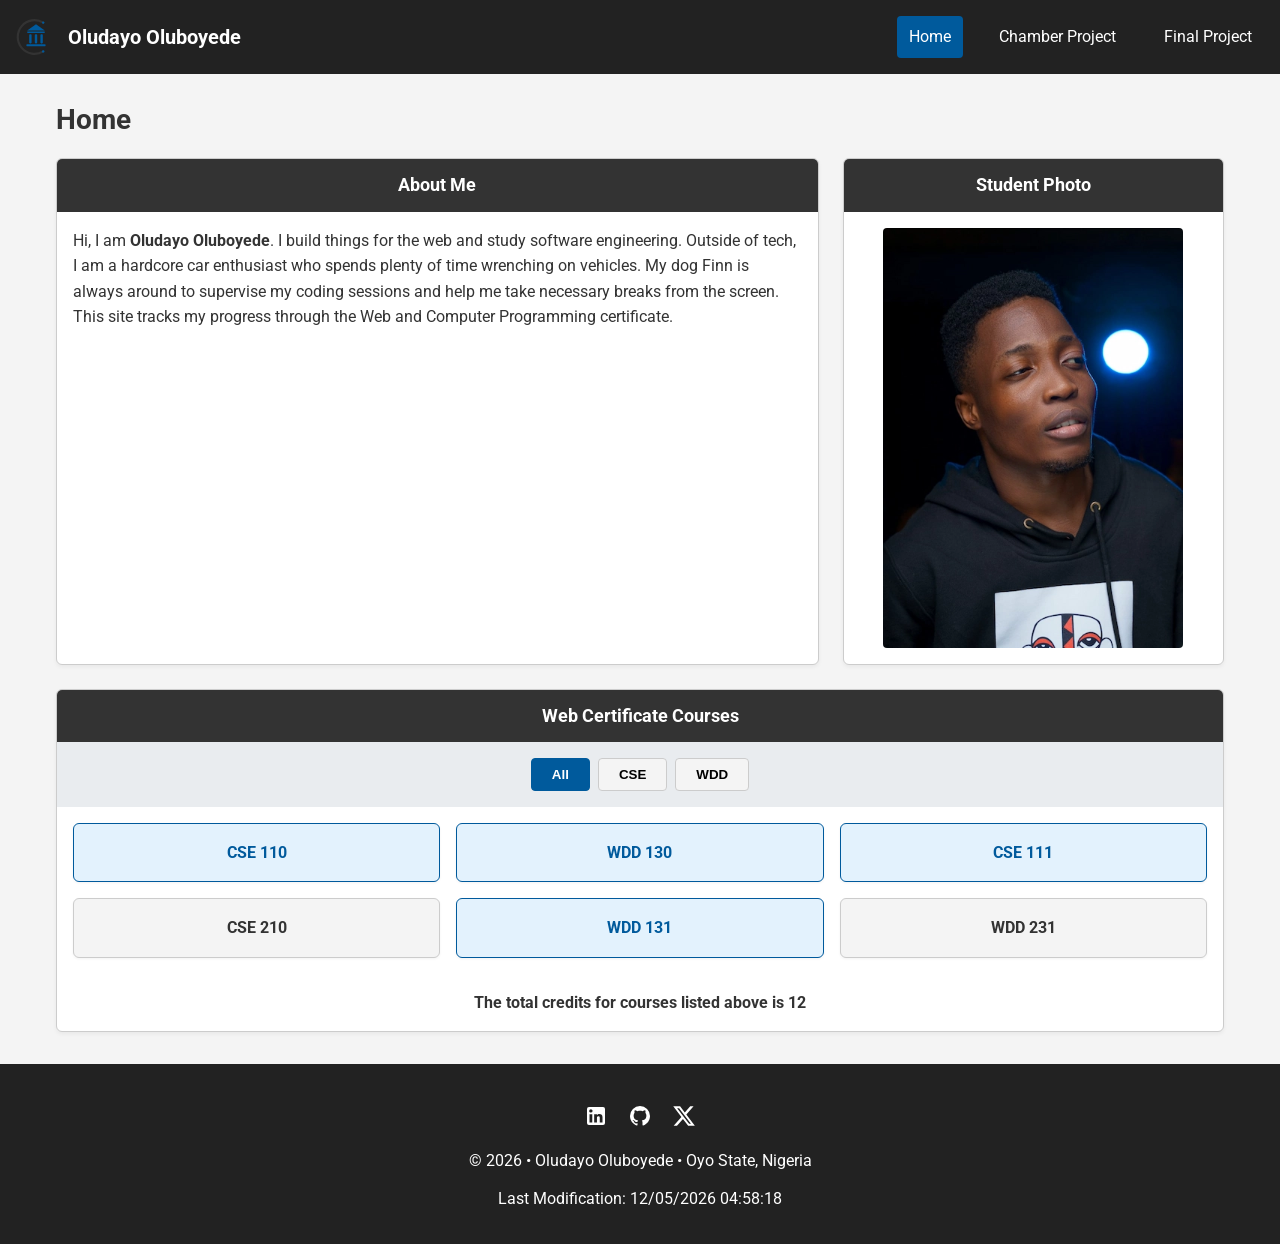
<file: index.html>
<!DOCTYPE html>
<html lang="en">
<head>
    <meta charset="UTF-8">
    <meta name="viewport" content="width=device-width, initial-scale=1.0">
    <title>WDD 231 - Web Frontend Development I - Home</title>

    <link rel="icon" href="favicon.ico">

    <meta name="description" content="WDD 231 course home page for student portfolio, showcasing certificate courses, projects, and web development skills.">
    <meta name="author" content="Oludayo Oluboyede">
    
    <!-- Google Fonts -->
    <link rel="preconnect" href="https://fonts.googleapis.com">
    <link rel="preconnect" href="https://fonts.gstatic.com" crossorigin>
    <link href="https://fonts.googleapis.com/css2?family=Roboto:wght@300;400;700&display=swap" rel="stylesheet">
    
    <!-- Stylesheets -->
    <link rel="stylesheet" href="styles/small.css">
    <link rel="stylesheet" href="styles/larger.css">
    
    <!-- JavaScript with defer -->
    <script src="scripts/navigation.js" defer></script>
    <script src="scripts/date.js" defer></script>
    <script src="scripts/course.js" defer></script>
</head>
<body>
    <header>
        <div class="logo-box">
        <img src="images/logo.svg" alt="Chintzy Chamber of Commerce Logo" width="40" height="40" class="site-logo">    
            <span class="site-name">Oludayo Oluboyede</span>
        </div>
        <button id="menu-button" aria-label="Open Navigation Menu">&#9776;</button>
        <nav id="animate-nav">
            <ul class="navigation">
                <li><a href="index.html" class="active">Home</a></li>
                <li><a href="chamber/index.html">Chamber Project</a></li>
                <li><a href="#">Final Project</a></li>
            </ul>
        </nav>
    </header>

    <main>
        <h1>Home</h1>
        
        <div class="card-grid">
            <section class="card about-me">
                <h2>About Me</h2>
                <p>Hi, I am <strong>Oludayo Oluboyede</strong>. I build things for the web and study software engineering. Outside of tech, I am a hardcore car enthusiast who spends plenty of time wrenching on vehicles. My dog Finn is always around to supervise my coding sessions and help me take necessary breaks from the screen. This site tracks my progress through the Web and Computer Programming certificate.</p>
            </section>

            <section class="card student-photo">
                <h2>Student Photo</h2>
                <div class="photo-container">
                    <img src="images/profile.webp" alt="Student Portrait" loading="lazy" width="300" height="300">
                </div>
            </section>
        </div>

        <section class="card certificate-courses">
            <h2>Web Certificate Courses</h2>
            <div class="filter-buttons">
                <button id="all-btn" class="filter-btn active" data-filter="all">All</button>
                <button id="cse-btn" class="filter-btn" data-filter="cse">CSE</button>
                <button id="wdd-btn" class="filter-btn" data-filter="wdd">WDD</button>
            </div>
            
            <div id="course-container" class="course-grid">
                
            </div>
            
            <p id="credit-display" class="credit-text">The total credits for courses listed above is <span id="total-credits">0</span></p>
        </section>
    </main>

    <footer>
        <div class="social-links">
    <a href="https://www.linkedin.com/in/oludayo-oluboyede-27a086215/" target="_blank" rel="noopener noreferrer" aria-label="LinkedIn">
        <img src="images/linkedin.svg" alt="" width="24" height="24">
    </a>
    <a href="https://github.com/DeesDigitalDynasty/" target="_blank" rel="noopener noreferrer" aria-label="GitHub">
        <img src="images/github.svg" alt="" width="24" height="24">
    </a>
    <a href="https://twitter.com" target="_blank" rel="noopener noreferrer" aria-label="X (Twitter)">
        <img src="images/twitter.svg" alt="" width="24" height="24">
    </a>
        </div>
        <p>&copy; <span id="currentyear"></span> • Oludayo Oluboyede • Oyo State, Nigeria</p>
        <p id="lastModified"></p>
    </footer>
</body>
</html>
</file>
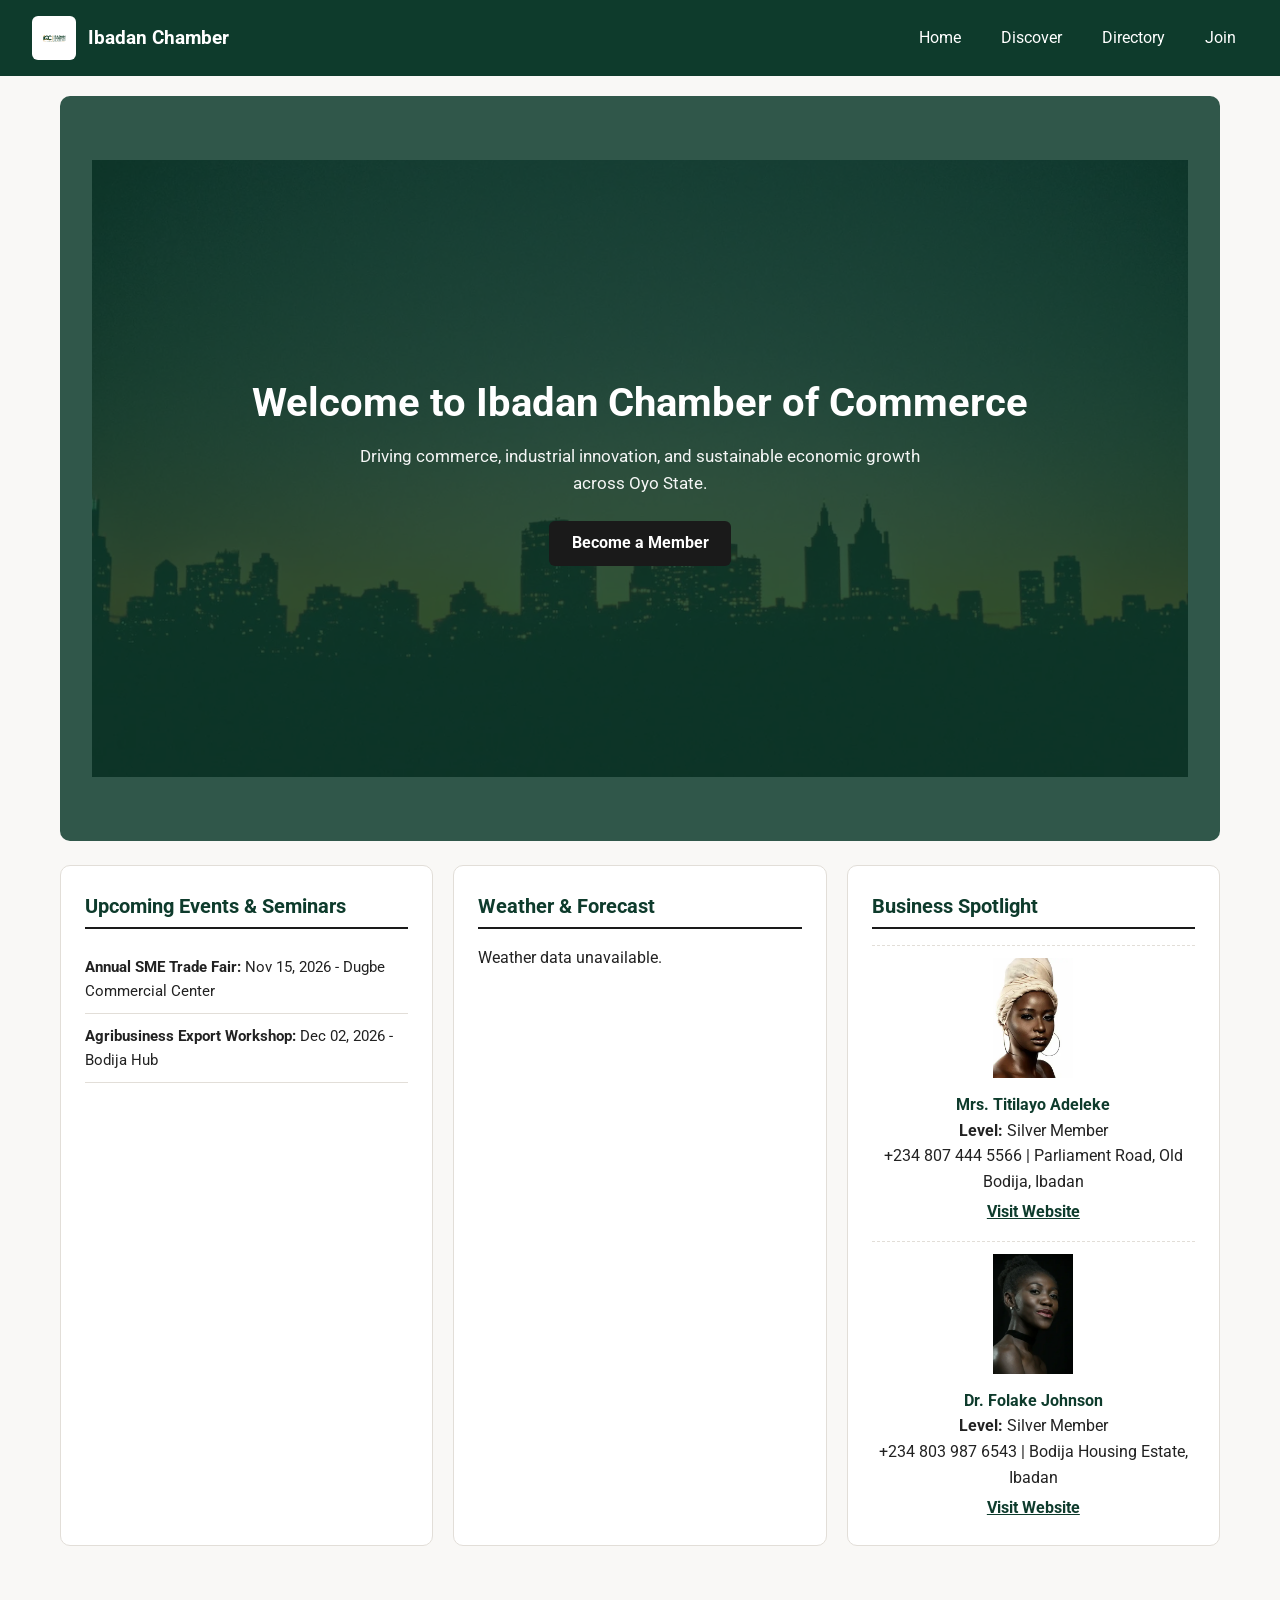
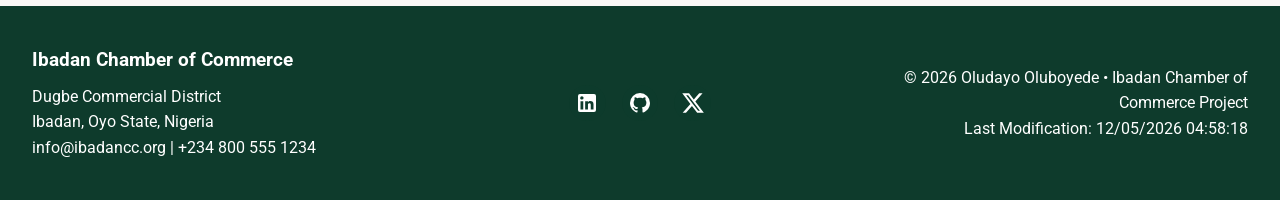
<file: chamber/index.html>
<!DOCTYPE html>
<html lang="en">
<head>
    <meta charset="UTF-8">
    <meta name="viewport" content="width=device-width, initial-scale=1.0">
    <title>Ibadan Chamber of Commerce - Home</title>

    <!-- Favicon -->
    <link rel="icon" href="/ibadan-chamber-favicon.ico">

    <!-- Primary Meta Tags -->
    <meta name="description" content="The premier digital hub for businesses, corporate growth, and economic development in Ibadan, Oyo State. Explore directories, events, and membership benefits.">
    <meta name="author" content="Oludayo Oluboyede">

    <!-- Open Graph / Social Media Meta Tags -->
    <meta property="og:title" content="Ibadan Chamber of Commerce - Empowering Regional Business">
    <meta property="og:description" content="The premier digital hub for businesses, corporate growth, and economic development in Ibadan, Oyo State. Explore directories, events, and membership benefits.">
    <meta property="og:image" content="https://deesdigitaldynasty.github.io/wdd231/chamber/images/dr_folake.webp">
    <meta property="og:url" content="https://deesdigitaldynasty.github.io/wdd231/chamber/index.html">
    <meta property="og:type" content="website">

    <!-- X (Twitter) Cards -->
    <meta name="twitter:card" content="summary_large_image">
    <meta name="twitter:title" content="Ibadan Chamber of Commerce - Empowering Regional Business">
    <meta name="twitter:description" content="The premier digital hub for businesses, corporate growth, and economic development in Ibadan, Oyo State. Explore directories, events, and membership benefits.">
    <meta name="twitter:image" content="https://deesdigitaldynasty.github.io/wdd231/chamber/images/dr_folake.webp">

    <!-- Google Fonts -->
    <link rel="preconnect" href="https://fonts.googleapis.com">
    <link rel="preconnect" href="https://fonts.gstatic.com" crossorigin>
    <link href="https://fonts.googleapis.com/css2?family=Roboto:wght@300;400;700&display=swap" rel="stylesheet">

    <!-- Stylesheets -->
    <link rel="stylesheet" href="styles/small.css">
    <link rel="stylesheet" href="styles/larger.css">

    <!-- JavaScript with defer -->
    <script src="scripts/navigation.js" defer></script>
    <script src="scripts/date.js" defer></script>
    <script src="scripts/home.js" defer></script>
</head>
<body>
   <header>
        <div class="logo-box">
            <img src="images/cc_image.webp" alt="Ibadan Chamber of Commerce Logo" width="80" height="80" class="site-logo">
            <span class="site-name">Ibadan Chamber</span>
        </div>
        <button id="menu-button" aria-label="Open Navigation Menu">&#9776;</button>
        <nav id="animate-nav">
            <ul class="navigation">
                <li><a href="index.html" class="active">Home</a></li>
                <li><a href="discover.html">Discover</a></li>
                <li><a href="directory.html">Directory</a></li>
                <li><a href="join.html">Join</a></li>
            </ul>
        </nav>
    </header>

    <main>
        <!-- Hero Section using an explicit HTML <img> tag -->
        <section class="hero">
            <img src="images/hero-bg.webp" alt="Modern commercial skyline and logistics hub in Ibadan business district" width="1200" height="675" class="hero-img" fetchpriority="high">
            <div class="hero-content">
                <h1>Welcome to Ibadan Chamber of Commerce</h1>
                <p>Driving commerce, industrial innovation, and sustainable economic growth across Oyo State.</p>
                <a href="join.html" class="cta-button">Become a Member</a>
            </div>
        </section>

        <!-- Home Grid Cards -->
        <div class="home-grid">
            <!-- Card 1: Upcoming Events -->
            <section class="card events">
                <h2>Upcoming Events & Seminars</h2>
                <ul>
                    <li><strong>Annual SME Trade Fair:</strong> Nov 15, 2026 - Dugbe Commercial Center</li>
                    <li><strong>Agribusiness Export Workshop:</strong> Dec 02, 2026 - Bodija Hub</li>
                </ul>
            </section>

            <!-- Card 2: Current Weather -->
            <section class="card weather">
                <h2>Weather & Forecast</h2>
                <div id="weather-container">
                    <p id="current-weather">Loading weather data...</p>
                    <div id="forecast-container"></div>
                </div>
            </section>

            <!-- Card 3: Business Spotlight (Dynamically Populated via JS) -->
            <section class="card spotlight" id="spotlight-container">
                <h2>Business Spotlight</h2>
                <!-- JavaScript will inject 2-3 Gold/Silver member spotlights here -->
            </section>
        </div>
    </main>

    <footer>
        <div class="footer-col">
            <h3>Ibadan Chamber of Commerce</h3>
            <p>Dugbe Commercial District</p>
            <p>Ibadan, Oyo State, Nigeria</p>
            <p>info@ibadancc.org | +234 800 555 1234</p>
        </div>
        <div class="social-links">
            <a href="https://www.linkedin.com" target="_blank" rel="noopener noreferrer" aria-label="LinkedIn">
                <img src="../images/linkedin.svg" alt="" width="24" height="24">
            </a>
            <a href="https://github.com" target="_blank" rel="noopener noreferrer" aria-label="GitHub">
                <img src="../images/github.svg" alt="" width="24" height="24">
            </a>
            <a href="https://twitter.com" target="_blank" rel="noopener noreferrer" aria-label="X (Twitter)">
                <img src="../images/twitter.svg" alt="" width="24" height="24">
            </a>
        </div>
        <div class="footer-bottom">
            <p>&copy; <span id="currentyear"></span> Oludayo Oluboyede • Ibadan Chamber of Commerce Project</p>
            <p id="lastModified"></p>
        </div>
    </footer>
</body>
</html>
</file>
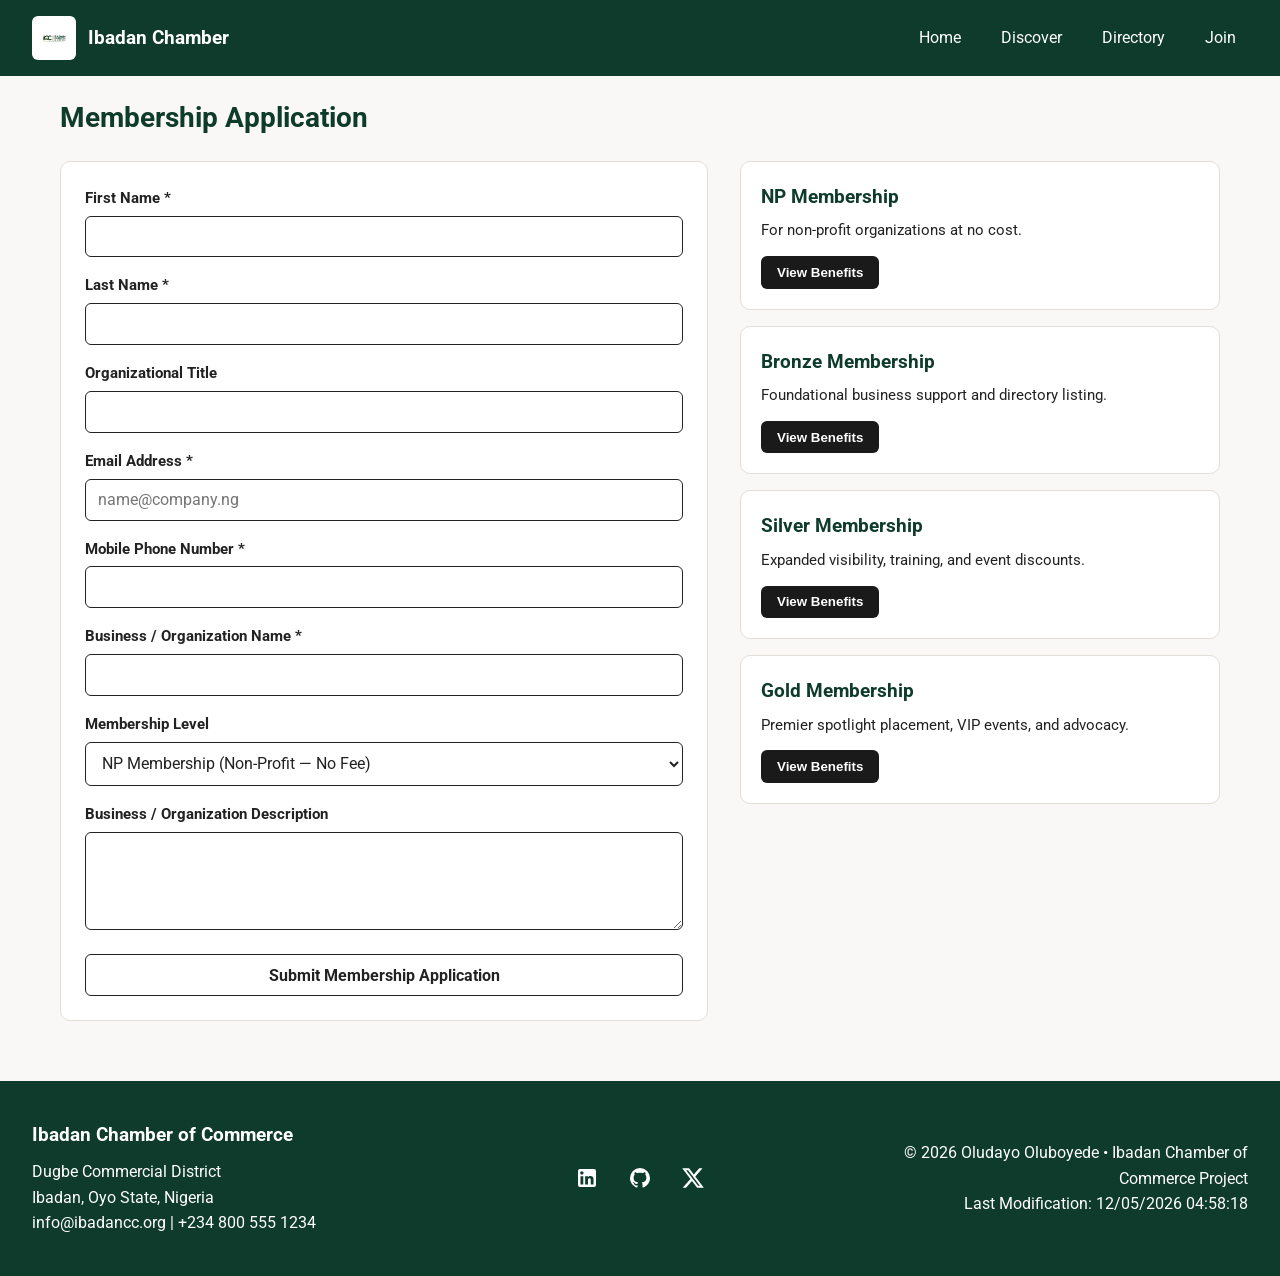
<file: chamber/join.html>
<!DOCTYPE html>
<html lang="en">
<head>
    <meta charset="UTF-8">
    <meta name="viewport" content="width=device-width, initial-scale=1.0">
    <title>Join - Ibadan Chamber of Commerce</title>
    <link rel="icon" href="../ibadan-chamber-favicon.ico">
    <meta name="description" content="Apply for membership with the Ibadan Chamber of Commerce and explore NP, Bronze, Silver, and Gold membership benefits.">
    <meta name="author" content="Oludayo Oluboyede">

    
    <!-- Social Media Meta Tags -->
    <meta property="og:title" content="Ibadan Chamber of Commerce - Empowering Regional Business">
    <meta property="og:description" content="The premier digital hub for businesses, corporate growth, and economic development in Ibadan, Oyo State. Explore directories, events, and membership benefits.">
    <meta property="og:image" content="https://deesdigitaldynasty.github.io/wdd231/chamber/images/chief_adebayo.webp">
    <meta property="og:url" content="https://deesdigitaldynasty.github.io/wdd231/chamber/index.html">
    <meta property="og:type" content="website">

    <!-- X (Twitter) -->
    <meta name="twitter:card" content="summary_large_image">
    <meta name="twitter:title" content="Ibadan Chamber of Commerce - Empowering Regional Business">
    <meta name="twitter:description" content="The premier digital hub for businesses, corporate growth, and economic development in Ibadan, Oyo State. Explore directories, events, and membership benefits.">
    <meta name="twitter:image" content="https://deesdigitaldynasty.github.io/wdd231/chamber/images/dr_folake.webp">

    <link rel="preconnect" href="https://fonts.googleapis.com">
    <link rel="preconnect" href="https://fonts.gstatic.com" crossorigin>
    <link href="https://fonts.googleapis.com/css2?family=Roboto:wght@300;400;700&display=swap" rel="stylesheet">

    <link rel="stylesheet" href="styles/small.css">
    <link rel="stylesheet" href="styles/larger.css">

    <script src="scripts/navigation.js" defer></script>
    <script src="scripts/date.js" defer></script>
    <script src="scripts/join.js" defer></script>
</head>
<body>
    <header>
        <div class="logo-box">
            <img src="images/cc_image.webp" alt="Ibadan Chamber of Commerce Logo" width="44" height="44" class="site-logo">
            <span class="site-name">Ibadan Chamber</span>
        </div>
        <button id="menu-button" aria-label="Open Navigation Menu">&#9776;</button>
        <nav id="animate-nav">
            <ul class="navigation">
                <li><a href="index.html">Home</a></li>
                <li><a href="discover.html">Discover</a></li>
                <li><a href="directory.html">Directory</a></li>
                <li><a href="join.html" class="active">Join</a></li>
            </ul>
        </nav>
    </header>

    <main>
        <h1 class="page-heading">Membership Application</h1>

        <div class="join-layout">
            <form method="get" action="thankyou.html" class="join-form">
                <label>
                    First Name *
                    <input type="text" name="fname" required autocomplete="given-name" title="Enter your first name">
                </label>

                <label>
                    Last Name *
                    <input type="text" name="lname" required autocomplete="family-name" title="Enter your last name">
                </label>

                <label>
                    Organizational Title
                    <input type="text" name="orgtitle" autocomplete="organization-title" pattern="[A-Za-z\- ]{7,}" title="Enter your title within the organization (at least 7 letters, spaces, or hyphens)">
                </label>

                <label>
                    Email Address *
                    <input type="email" name="email" required autocomplete="email" placeholder="name@company.ng" title="Enter a valid email address">
                </label>

                <label>
                    Mobile Phone Number *
                    <input type="tel" name="phone" required autocomplete="tel" title="Enter your mobile phone number">
                </label>

                <label>
                    Business / Organization Name *
                    <input type="text" name="orgname" required autocomplete="organization" title="Enter your business or organization name">
                </label>

                <label>
                    Membership Level
                    <select name="membership" title="Select a membership level">
                        <option value="np">NP Membership (Non-Profit — No Fee)</option>
                        <option value="bronze">Bronze Membership</option>
                        <option value="silver">Silver Membership</option>
                        <option value="gold">Gold Membership</option>
                    </select>
                </label>

                <label>
                    Business / Organization Description
                    <textarea name="description" rows="4" title="Describe your business or organization"></textarea>
                </label>

                <input type="hidden" name="timestamp" id="timestamp">

                <input type="submit" value="Submit Membership Application" class="submit-btn">
            </form>

            <section class="membership-cards" aria-label="Membership Levels">
                <article class="level-card">
                    <h2>NP Membership</h2>
                    <p>For non-profit organizations at no cost.</p>
                    <button type="button" class="modal-trigger" data-modal="modal-np">View Benefits</button>
                </article>

                <article class="level-card">
                    <h2>Bronze Membership</h2>
                    <p>Foundational business support and directory listing.</p>
                    <button type="button" class="modal-trigger" data-modal="modal-bronze">View Benefits</button>
                </article>

                <article class="level-card">
                    <h2>Silver Membership</h2>
                    <p>Expanded visibility, training, and event discounts.</p>
                    <button type="button" class="modal-trigger" data-modal="modal-silver">View Benefits</button>
                </article>

                <article class="level-card">
                    <h2>Gold Membership</h2>
                    <p>Premier spotlight placement, VIP events, and advocacy.</p>
                    <button type="button" class="modal-trigger" data-modal="modal-gold">View Benefits</button>
                </article>
            </section>
        </div>

        <!-- Membership Benefit Modals -->
        <dialog id="modal-np" class="benefit-modal">
            <h2>NP Membership Benefits</h2>
            <p>Designed for registered non-profit organizations in Ibadan with zero membership fee:</p>
            <ul>
                <li>Listed in the Chamber member directory</li>
                <li>Access to community networking forums</li>
                <li>Invitations to public civic briefings</li>
            </ul>
            <button type="button" class="close-modal">Close</button>
        </dialog>

        <dialog id="modal-bronze" class="benefit-modal">
            <h2>Bronze Membership Benefits</h2>
            <p>Ideal for emerging businesses building local connections:</p>
            <ul>
                <li>Full member directory profile</li>
                <li>Standard admission to monthly business mixers</li>
                <li>Access to foundational SME workshops</li>
            </ul>
            <button type="button" class="close-modal">Close</button>
        </dialog>

        <dialog id="modal-silver" class="benefit-modal">
            <h2>Silver Membership Benefits</h2>
            <p>Built for growing enterprises seeking greater reach and training:</p>
            <ul>
                <li>Eligibility for homepage Business Spotlight rotation</li>
                <li>Discounted rates on seminars and trade fair booths</li>
                <li>Priority access to specialized training sessions</li>
            </ul>
            <button type="button" class="close-modal">Close</button>
        </dialog>

        <dialog id="modal-gold" class="benefit-modal">
            <h2>Gold Membership Benefits</h2>
            <p>Comprehensive executive package for established leaders:</p>
            <ul>
                <li>Featured homepage Business Spotlight eligibility</li>
                <li>Complimentary or priority passes to flagship events</li>
                <li>Direct policy roundtable participation and leadership workshops</li>
            </ul>
            <button type="button" class="close-modal">Close</button>
        </dialog>
    </main>

    <footer>
        <div class="footer-col">
            <h3>Ibadan Chamber of Commerce</h3>
            <p>Dugbe Commercial District</p>
            <p>Ibadan, Oyo State, Nigeria</p>
            <p>info@ibadancc.org | +234 800 555 1234</p>
        </div>
        <div class="social-links">
            <a href="https://www.linkedin.com" target="_blank" rel="noopener noreferrer" aria-label="LinkedIn">
                <img src="../images/linkedin.svg" alt="" width="24" height="24">
            </a>
            <a href="https://github.com" target="_blank" rel="noopener noreferrer" aria-label="GitHub">
                <img src="../images/github.svg" alt="" width="24" height="24">
            </a>
            <a href="https://twitter.com" target="_blank" rel="noopener noreferrer" aria-label="X (Twitter)">
                <img src="../images/twitter.svg" alt="" width="24" height="24">
            </a>
        </div>
        <div class="footer-bottom">
            <p>&copy; <span id="currentyear"></span> Oludayo Oluboyede • Ibadan Chamber of Commerce Project</p>
            <p id="lastModified"></p>
        </div>
    </footer>
</body>
</html>
</file>
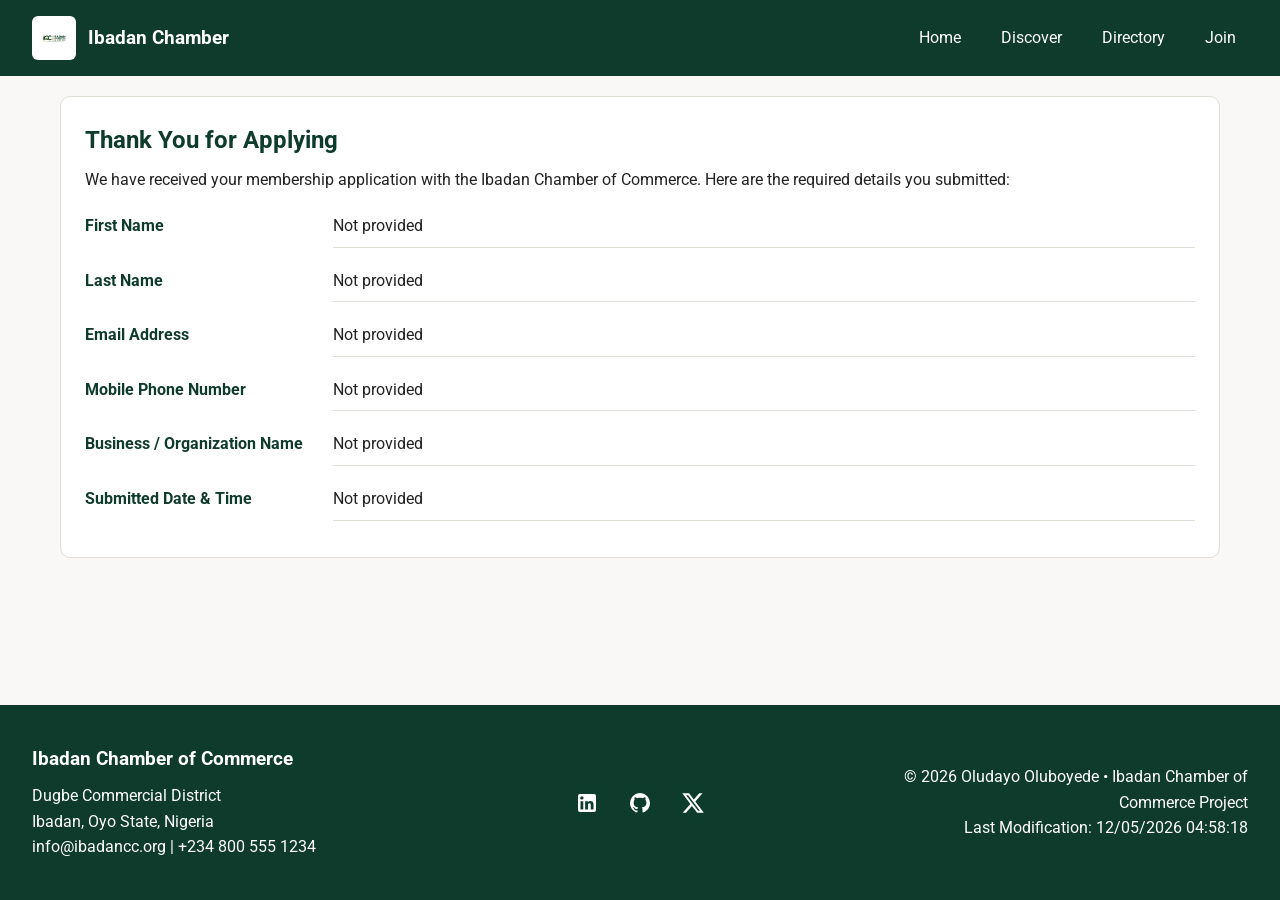
<file: chamber/thankyou.html>
<!DOCTYPE html>
<html lang="en">
<head>
    <meta charset="UTF-8">
    <meta name="viewport" content="width=device-width, initial-scale=1.0">
    <title>Application Received - Ibadan Chamber of Commerce</title>
    <link rel="icon" href="../ibadan-chamber-favicon.ico">
    <meta name="description" content="Confirmation page for your Ibadan Chamber of Commerce membership application.">
    <meta name="author" content="Oludayo Oluboyede">

    <link rel="preconnect" href="https://fonts.googleapis.com">
    <link rel="preconnect" href="https://fonts.gstatic.com" crossorigin>
    <link href="https://fonts.googleapis.com/css2?family=Roboto:wght@300;400;700&display=swap" rel="stylesheet">

    <link rel="stylesheet" href="styles/small.css">
    <link rel="stylesheet" href="styles/larger.css">

    <script src="scripts/navigation.js" defer></script>
    <script src="scripts/date.js" defer></script>
    <script src="scripts/thankyou.js" defer></script>
</head>
<body>
    <header>
        <div class="logo-box">
            <img src="images/cc_image.webp" alt="Ibadan Chamber of Commerce Logo" width="44" height="44" class="site-logo">
            <span class="site-name">Ibadan Chamber</span>
        </div>
        <button id="menu-button" aria-label="Open Navigation Menu">&#9776;</button>
        <nav id="animate-nav">
            <ul class="navigation">
                <li><a href="index.html">Home</a></li>
                <li><a href="discover.html">Discover</a></li>
                <li><a href="directory.html">Directory</a></li>
                <li><a href="join.html" class="active">Join</a></li>
            </ul>
        </nav>
    </header>

    <main>
        <section class="thankyou-box">
            <h1>Thank You for Applying</h1>
            <p>We have received your membership application with the Ibadan Chamber of Commerce. Here are the required details you submitted:</p>
            <dl id="application-summary" class="summary-list"></dl>
        </section>
    </main>

    <footer>
        <div class="footer-col">
            <h3>Ibadan Chamber of Commerce</h3>
            <p>Dugbe Commercial District</p>
            <p>Ibadan, Oyo State, Nigeria</p>
            <p>info@ibadancc.org | +234 800 555 1234</p>
        </div>
        <div class="social-links">
            <a href="https://www.linkedin.com" target="_blank" rel="noopener noreferrer" aria-label="LinkedIn">
                <img src="../images/linkedin.svg" alt="" width="24" height="24">
            </a>
            <a href="https://github.com" target="_blank" rel="noopener noreferrer" aria-label="GitHub">
                <img src="../images/github.svg" alt="" width="24" height="24">
            </a>
            <a href="https://twitter.com" target="_blank" rel="noopener noreferrer" aria-label="X (Twitter)">
                <img src="../images/twitter.svg" alt="" width="24" height="24">
            </a>
        </div>
        <div class="footer-bottom">
            <p>&copy; <span id="currentyear"></span> Oludayo Oluboyede • Ibadan Chamber of Commerce Project</p>
            <p id="lastModified"></p>
        </div>
    </footer>
</body>
</html>
</file>
<file: styles/small.css>
:root {
    --primary-color: #333333;
    --secondary-color: #222222;
    --accent-color: #005a9c;
    --background-color: #f4f4f4;
    --card-bg: #ffffff;
    --completed-bg: #e3f2fd;        
    --completed-border: #005a9c;     
    --text-color: #333333;
    --light-text: #ffffff;
    --border-color: #cccccc;
}

* {
    box-sizing: border-box;
    margin: 0;
    padding: 0;
}

body {
    font-family: 'Roboto', sans-serif, Arial, sans-serif;
    background-color: var(--background-color);
    color: var(--text-color);
    line-height: 1.6;
}

/* Header & Navigation */
header {
    background-color: var(--secondary-color);
    color: var(--light-text);
    display: flex;
    justify-content: space-between;
    align-items: center;
    padding: 1rem;
    position: relative;
}

.logo-box {
    display: flex;
    align-items: center;
    gap: 0.75rem;
}

.site-logo {
    fill: var(--light-text);
}

.site-name {
    font-size: 1.25rem;
    font-weight: 700;
}

#menu-button {
    background: none;
    border: none;
    color: var(--light-text);
    font-size: 1.75rem;
    cursor: pointer;
}

nav {
    display: none;
    position: absolute;
    top: 100%;
    left: 0;
    width: 100%;
    background-color: var(--secondary-color);
    box-shadow: 0 4px 6px rgba(0,0,0,0.2);
    z-index: 10;
}

nav.open {
    display: block;
}

.navigation {
    list-style: none;
}

.navigation li a {
    display: block;
    padding: 1rem;
    color: var(--light-text);
    text-decoration: none;
    border-top: 1px solid rgba(255,255,255,0.1);
    transition: background-color 0.3s ease;
}

.navigation li a:hover,
.navigation li a.active {
    background-color: var(--accent-color);
}

/* Main Layout */
main {
    max-width: 1200px;
    margin: 1.5rem auto;
    padding: 0 1rem;
}

h1 {
    font-size: 1.75rem;
    margin-bottom: 1rem;
    color: var(--primary-color);
}

.card-grid {
    display: flex;
    flex-direction: column;
    gap: 1.5rem;
    margin-bottom: 1.5rem;
}

.card {
    background-color: var(--card-bg);
    border: 1px solid var(--border-color);
    border-radius: 6px;
    overflow: hidden;
    box-shadow: 0 2px 4px rgba(0,0,0,0.05);
}

.card h2 {
    background-color: var(--primary-color);
    color: var(--light-text);
    padding: 0.75rem 1rem;
    font-size: 1.1rem;
    text-align: center;
}

.card p {
    padding: 1rem;
}

.photo-container {
    padding: 1rem;
    display: flex;
    justify-content: center;
}

.photo-container img {
    max-width: 100%;
    height: auto;
    border-radius: 4px;
}

/* Certificate Courses Section */
.certificate-courses {
    margin-bottom: 2rem;
}

.filter-buttons {
    display: flex;
    justify-content: center;
    gap: 0.5rem;
    padding: 1rem;
    background-color: #e9ecef;
}

.filter-btn {
    padding: 0.5rem 1.25rem;
    background-color: var(--background-color);
    border: 1px solid var(--border-color);
    border-radius: 4px;
    cursor: pointer;
    font-weight: 700;
    transition: all 0.2s ease;
}

.filter-btn:hover,
.filter-btn.active {
    background-color: var(--accent-color);
    color: var(--light-text);
    border-color: var(--accent-color);
}

.course-grid {
    display: grid;
    grid-template-columns: 1fr;
    gap: 1rem;
    padding: 1rem;
}

.course-card {
    background-color: var(--background-color);
    border: 1px solid var(--border-color);
    border-radius: 6px;
    padding: 1rem;
    text-align: center;
    font-weight: 700;
    box-shadow: 0 1px 3px rgba(0,0,0,0.05);
}

.course-card.completed {
    background-color: var(--completed-bg);
    border-color: var(--completed-border);
    color: var(--completed-border); 
}

.credit-text {
    text-align: center;
    padding: 0.5rem 1rem 1.5rem;
    font-weight: 700;
}

/* Footer */
footer {
    background-color: var(--secondary-color);
    color: var(--light-text);
    text-align: center;
    padding: 2rem 1rem;
    display: flex;
    flex-direction: column;
    gap: 0.75rem;
}






.social-links a {
    display: inline-flex;
    align-items: center;
    justify-content: center;
    padding: 0.5rem;
    text-decoration: none;
    border: none; 
}

.social-links img {
    width: 24px;
    height: 24px;
    filter: brightness(0) invert(1); 
    transition: transform 0.2s ease, opacity 0.2s ease;
}

.social-links a:hover img {
    transform: scale(1.1);
    opacity: 0.8;
}














/* Toggle Button Container */
.menu-select {
    display: flex;
    justify-content: center;
    gap: 1rem;
    margin: 1.5rem 0 2rem 0;
}

.menu-select button {
    background-color: var(--primary-color);
    color: var(--white);
    border: none;
    padding: 0.6rem 1.5rem;
    font-size: 1rem;
    font-weight: 700;
    border-radius: 6px;
    cursor: pointer;
    transition: background-color 0.2s ease, transform 0.1s ease;
    box-shadow: 0 2px 4px rgba(0,0,0,0.1);
}

.menu-select button:hover {
    background-color: #144f3b;
    transform: translateY(-1px);
}

.menu-select button.active {
    background-color: var(--secondary-color);
    box-shadow: inset 0 2px 4px rgba(0,0,0,0.2);
}

/* --- GRID VIEW (Default) --- */
#member-container.grid {
    display: grid;
    grid-template-columns: 1fr;
    gap: 1.5rem;
}

#member-container.grid .member-card {
    background-color: var(--card-bg);
    border: 1px solid #e2ded8;
    border-radius: 10px;
    padding: 1.5rem;
    text-align: center;
    box-shadow: 0 3px 6px rgba(0,0,0,0.05);
    display: flex;
    flex-direction: column;
    align-items: center;
    transition: transform 0.2s ease;
}

#member-container.grid .member-card:hover {
    transform: translateY(-3px);
    box-shadow: 0 6px 12px rgba(0,0,0,0.08);
}

#member-container.grid .member-img {
    width: 100%;
    height: 160px;
    object-fit: cover;
    border-radius: 6px;
    margin-bottom: 1rem;
}

#member-container.grid h3 {
    font-size: 1.2rem;
    color: var(--primary-color);
    margin-bottom: 0.5rem;
}

#member-container.grid .tagline {
    font-style: italic;
    color: #666;
    font-size: 0.9rem;
    margin-bottom: 0.75rem;
}

#member-container.grid p {
    font-size: 0.9rem;
    margin: 0.25rem 0;
    color: var(--text-color);
}

#member-container.grid .membership {
    font-weight: 700;
    color: var(--secondary-color);
    margin: 0.5rem 0;
}

#member-container.grid a {
    display: inline-block;
    margin-top: 0.75rem;
    background-color: var(--primary-color);
    color: var(--white);
    padding: 0.4rem 1rem;
    border-radius: 4px;
    text-decoration: none;
    font-size: 0.9rem;
    font-weight: 500;
    transition: background-color 0.2s ease;
}

#member-container.grid a:hover {
    background-color: var(--secondary-color);
    text-decoration: none;
}

/* --- LIST VIEW --- */
#member-container.list {
    display: flex;
    flex-direction: column;
    gap: 0.75rem;
}

#member-container.list .member-card {
    background-color: var(--card-bg);
    border: 1px solid #e2ded8;
    border-radius: 6px;
    padding: 1rem 1.25rem;
    display: flex;
    justify-content: space-between;
    align-items: center;
    box-shadow: 0 1px 3px rgba(0,0,0,0.03);
    text-align: left;
}

/* Rubric Requirement: Hide images in List View */
#member-container.list .member-img {
    display: none;
}

#member-container.list h3 {
    font-size: 1.05rem;
    color: var(--primary-color);
    flex: 2;
    margin: 0;
}

#member-container.list .tagline {
    display: none; /* Hide tagline in list view to keep it compact like a table */
}

#member-container.list p {
    flex: 2;
    font-size: 0.85rem;
    margin: 0;
    color: var(--text-color);
}

#member-container.list .membership {
    flex: 1;
    font-weight: 700;
    color: var(--secondary-color);
    margin: 0;
}

#member-container.list a {
    color: var(--primary-color);
    text-decoration: underline;
    background: none;
    padding: 0;
    margin: 0;
    font-weight: 700;
}

#member-container.list a:hover {
    color: var(--secondary-color);
}
</file>
<file: styles/larger.css>
@media screen and (min-width: 768px) {
    #menu-button {
        display: none;
    }

    nav {
        display: block;
        position: static;
        width: auto;
        background: none;
        box-shadow: none;
    }

    .navigation {
        display: flex;
        gap: 1.5rem;
    }

    .navigation li a {
        border-top: none;
        padding: 0.5rem 0.75rem;
        border-radius: 4px;
    }

    .card-grid {
        display: grid;
        grid-template-columns: 2fr 1fr;
    }

    .course-grid {
        grid-template-columns: repeat(3, 1fr);
    }
}



@media only screen and (min-width: 48rem) {
    #member-container.grid {
        grid-template-columns: repeat(3, 1fr);
    }
}
</file>
<file: chamber/styles/small.css>
:root {
    --primary: #0e3b2c;
    --secondary: #1a1a1a;
    --bg: #f9f8f6;
    --card: #ffffff;
    --text: #222222;
    --white: #ffffff;
    --border: #e2ded8;
    --shadow: rgba(0, 0, 0, 0.08);
    --overlay: rgba(14, 59, 44, 0.85);
    --font: 'Roboto', sans-serif;
}

* {
    box-sizing: border-box;
    margin: 0;
    padding: 0;
}

body {
    font-family: var(--font);
    background-color: var(--bg);
    color: var(--text);
    line-height: 1.6;
    display: flex;
    flex-direction: column;
    min-height: 100vh;
}

/* Header & Navigation */
header {
    background-color: var(--primary);
    color: var(--white);
    display: flex;
    justify-content: space-between;
    align-items: center;
    padding: 1rem 1.25rem;
    position: relative;
}

.logo-box {
    display: flex;
    align-items: center;
    gap: 0.75rem;
}

.site-logo {
    width: 44px;
    height: 44px;
    object-fit: contain;
    background-color: var(--white);
    padding: 3px;
    border-radius: 6px;
}

.site-name {
    font-weight: 700;
    font-size: 1.2rem;
    color: var(--white);
}

#menu-button {
    background: none;
    border: none;
    color: var(--white);
    font-size: 1.8rem;
    cursor: pointer;
}

nav {
    display: none;
    position: absolute;
    top: 100%;
    left: 0;
    width: 100%;
    background-color: var(--primary);
    z-index: 100;
}

nav.open {
    display: block;
}

.navigation {
    list-style: none;
    display: flex;
    flex-direction: column;
}

.navigation li a {
    display: block;
    color: var(--white);
    text-decoration: none;
    padding: 1rem 1.25rem;
    border-top: 1px solid var(--overlay);
}

.navigation li a:hover,
.navigation li a.active {
    background-color: var(--primary);
}

/* Main & Hero */
main {
    flex: 1;
    padding: 1.25rem;
    max-width: 1200px;
    width: 100%;
    margin: 0 auto;
}

.hero {
    position: relative;
    border-radius: 10px;
    overflow: hidden;
    margin-bottom: 1.5rem;
}

.hero-img {
    width: 100%;
    height: auto;
    aspect-ratio: 16 / 9;
    object-fit: cover;
    display: block;
}

.hero-content {
    position: absolute;
    inset: 0;
    background: var(--overlay);
    color: var(--white);
    display: flex;
    flex-direction: column;
    justify-content: center;
    align-items: center;
    text-align: center;
    padding: 1.5rem;
}

.hero-content h1 {
    font-size: 1.6rem;
    font-weight: 700;
    margin-bottom: 0.5rem;
}

.hero-content p {
    font-size: 1.05rem;
    max-width: 600px;
    margin: 0 auto 1.5rem auto;
    opacity: 0.95;
}

.cta-button {
    display: inline-block;
    background-color: var(--secondary);
    color: var(--white);
    padding: 0.6rem 1.4rem;
    border-radius: 6px;
    text-decoration: none;
    font-weight: 700;
}

/* Cards & Home Grid */
.home-grid {
    display: grid;
    grid-template-columns: 1fr;
    gap: 1.25rem;
}

.card {
    background-color: var(--card);
    border: 1px solid var(--border);
    border-radius: 10px;
    padding: 1.5rem;
}

.card h2 {
    font-size: 1.25rem;
    color: var(--primary);
    margin-bottom: 1rem;
    border-bottom: 2px solid var(--secondary);
    padding-bottom: 0.35rem;
}

.events ul {
    list-style: none;
}

.events li {
    padding: 0.6rem 0;
    border-bottom: 1px solid var(--border);
    font-size: 0.95rem;
}

.weather-temp {
    font-size: 1.2rem;
    font-weight: 700;
    margin-top: 0.4rem;
}

.forecast-list {
    list-style: none;
    margin-top: 0.75rem;
    padding-top: 0.5rem;
    border-top: 1px solid var(--border);
}

.forecast-list li {
    display: flex;
    justify-content: space-between;
    padding: 0.25rem 0;
}

.spotlight-item {
    margin-top: 1rem;
    padding-top: 0.75rem;
    border-top: 1px dashed var(--border);
    text-align: center;
}

.spotlight-item img {
    max-width: 80px;
    height: auto;
    object-fit: contain;
    margin-bottom: 0.4rem;
}

.spotlight-item h3 {
    font-size: 1rem;
    color: var(--primary);
}

.spotlight-item a {
    display: inline-block;
    margin-top: 0.3rem;
    color: var(--primary);
    font-weight: 700;
}

/* Directory & Controls */
.menu-select {
    display: flex;
    justify-content: center;
    gap: 1rem;
    margin: 1.5rem 0;
}

.menu-select button {
    background-color: var(--primary);
    color: var(--white);
    border: none;
    padding: 0.6rem 1.5rem;
    font-size: 1rem;
    font-weight: 700;
    border-radius: 6px;
    cursor: pointer;
}

.menu-select button.active {
    background-color: var(--secondary);
}

#member-container {
    min-height: 800px;
    width: 100%;
}

#member-container.grid {
    display: grid;
    grid-template-columns: 1fr;
    gap: 1.5rem;
}

#member-container.grid .member-card,
#member-container.list .member-card {
    background-color: var(--card);
    border: 1px solid var(--border);
    border-radius: 10px;
    padding: 1.5rem;
}

#member-container.grid .member-card {
    text-align: center;
    display: flex;
    flex-direction: column;
    align-items: center;
}

#member-container.grid .member-img {
    width: 100%;
    height: 180px;
    object-fit: cover;
    border-radius: 6px;
    margin-bottom: 1rem;
    background-color: var(--bg);
}

#member-container.grid h3,
#member-container.list h3 {
    color: var(--primary);
    margin-bottom: 0.5rem;
}

#member-container.grid .membership {
    font-weight: 700;
    background-color: var(--bg);
    padding: 0.2rem 0.6rem;
    border-radius: 4px;
    margin: 0.5rem 0;
}

#member-container.grid a,
#member-container.list a {
    color: var(--primary);
    text-decoration: none;
    font-weight: 700;
}

#member-container.list {
    display: flex;
    flex-direction: column;
    gap: 0.75rem;
}

#member-container.list .member-card {
    display: flex;
    justify-content: space-between;
    align-items: center;
    padding: 1rem 1.25rem;
}

#member-container.list .member-img {
    display: none;
}

/* Footer */
footer {
    background-color: var(--primary);
    color: var(--white);
    text-align: center;
    padding: 2.5rem 1rem;
    margin-top: 2.5rem;
}

.footer-col h3 {
    margin-bottom: 0.5rem;
}

.social-links {
    display: flex;
    justify-content: center;
    gap: 1rem;
    margin-bottom: 1.25rem;
}

.social-links a {
    display: inline-flex;
    padding: 0.4rem;
    border-radius: 50%;
    background-color: var(--overlay);
}

.social-links img {
    width: 24px;
    height: 24px;
    filter: brightness(0) invert(1);
}













/* Join Page Layout */
.page-heading {
    color: var(--primary);
    font-size: 1.75rem;
    margin-bottom: 1.25rem;
}

.join-layout {
    display: flex;
    flex-direction: column;
    gap: 1.5rem;
}

.join-form {
    background-color: var(--card);
    border: 1px solid var(--border);
    border-radius: 10px;
    padding: 1.5rem;
    display: flex;
    flex-direction: column;
    gap: 1rem;
}

.join-form label {
    display: flex;
    flex-direction: column;
    gap: 0.35rem;
    font-weight: 700;
    color: var(--text);
    font-size: 0.95rem;
}

.join-form input,
.join-form select,
.join-form textarea {
    font-family: var(--font);
    font-size: 1rem;
    padding: 0.65rem 0.75rem;
    border: 1px solid var(--text);
    border-radius: 6px;
    background-color: var(--white);
    color: var(--text);
}

.join-form input:focus,
.join-form select:focus,
.join-form textarea:focus {
    outline: 2px solid var(--primary);
    outline-offset: 1px;
}

.submit-btn {
    background-color: var(--primary);
    color: var(--white);
    border: none;
    padding: 0.85rem 1.25rem;
    font-weight: 700;
    cursor: pointer;
    margin-top: 0.5rem;
}

.submit-btn:hover {
    background-color: var(--secondary);
    color: var(--white);
}

.membership-cards {
    display: grid;
    grid-template-columns: 1fr;
    gap: 1rem;
}

@keyframes cardEntrance {
    from {
        opacity: 0;
        transform: translateY(12px);
    }
    to {
        opacity: 1;
        transform: translateY(0);
    }
}

.level-card {
    background-color: var(--card);
    border: 1px solid var(--border);
    border-radius: 10px;
    padding: 1.25rem;
    animation: cardEntrance 0.6s ease-out both;
}

.level-card:nth-child(2) {
    animation-delay: 0.1s;
}

.level-card:nth-child(3) {
    animation-delay: 0.2s;
}

.level-card:nth-child(4) {
    animation-delay: 0.3s;
}

.level-card h2 {
    color: var(--primary);
    font-size: 1.2rem;
    margin-bottom: 0.35rem;
}

.level-card p {
    margin-bottom: 0.85rem;
    font-size: 0.95rem;
}

.modal-trigger,
.close-modal {
    background-color: var(--secondary);
    color: var(--white);
    border: none;
    padding: 0.55rem 1rem;
    border-radius: 6px;
    font-weight: 700;
    cursor: pointer;
}

.benefit-modal {
    margin: auto;
    max-width: 480px;
    width: calc(100% - 2rem);
    padding: 1.5rem;
    border: 1px solid var(--border);
    border-radius: 10px;
    background-color: var(--card);
    color: var(--text);
}

.benefit-modal h2 {
    color: var(--primary);
    margin-bottom: 0.5rem;
}

.benefit-modal ul {
    margin: 0.75rem 0 1.25rem 1.25rem;
}

.benefit-modal li {
    margin-bottom: 0.35rem;
}

/* Thank You Page */
.thankyou-box {
    background-color: var(--card);
    border: 1px solid var(--border);
    border-radius: 10px;
    padding: 1.5rem;
}

.thankyou-box h1 {
    color: var(--primary);
    margin-bottom: 0.5rem;
}

.summary-list {
    margin-top: 1.25rem;
    display: grid;
    grid-template-columns: 1fr;
    gap: 0.5rem;
}

.summary-list dt {
    font-weight: 700;
    color: var(--primary);
}

.summary-list dd {
    margin-bottom: 0.75rem;
    padding-bottom: 0.5rem;
    border-bottom: 1px solid var(--border);
}

@media (prefers-reduced-motion: reduce) {
    .level-card {
        animation: none;
    }
}
</file>
<file: chamber/styles/larger.css>
@media only screen and (min-width: 48rem) {

    header {
        padding: 1rem 2rem;
    }

    
    #menu-button {
        display: none;
    }

    /* Horizontal Desktop Navigation */
    nav {
        display: block;
        position: static;
        width: auto;
        background-color: transparent;
        box-shadow: none;
    }

    .navigation {
        flex-direction: row;
        gap: 1rem;
    }

    .navigation li a {
        border-top: none;
        padding: 0.5rem 0.75rem;
        border-radius: 4px;
    }

    .navigation li a:hover,
    .navigation li a.active {
        background-color: var(--secondary-color);
    }

    /* Hero Scaling */
    .hero {
        padding: 4rem 2rem;
    }

    .hero-content h1 {
        font-size: 2.5rem;
    }

    
    .home-grid {
        grid-template-columns: repeat(3, 1fr);
    }

    /* Footer Layout */
    footer {
        display: grid;
        grid-template-columns: repeat(3, 1fr);
        align-items: center;
        text-align: left;
        padding: 2.5rem 2rem;
    }

    .footer-col {
        margin-bottom: 0;
    }

    .social-links {
        justify-content: center;
        margin-bottom: 0;
    }

    .footer-bottom {
        text-align: right;
    }
}


@media only screen and (min-width: 48rem) {
    #member-container.grid {
        grid-template-columns: repeat(3, 1fr);
    }
}





@media (min-width: 768px) {
    .join-layout {
        display: grid;
        grid-template-columns: 1.35fr 1fr;
        align-items: start;
        gap: 2rem;
    }

    .summary-list {
        grid-template-columns: minmax(180px, 240px) 1fr;
        align-items: baseline;
    }
}
</file>
